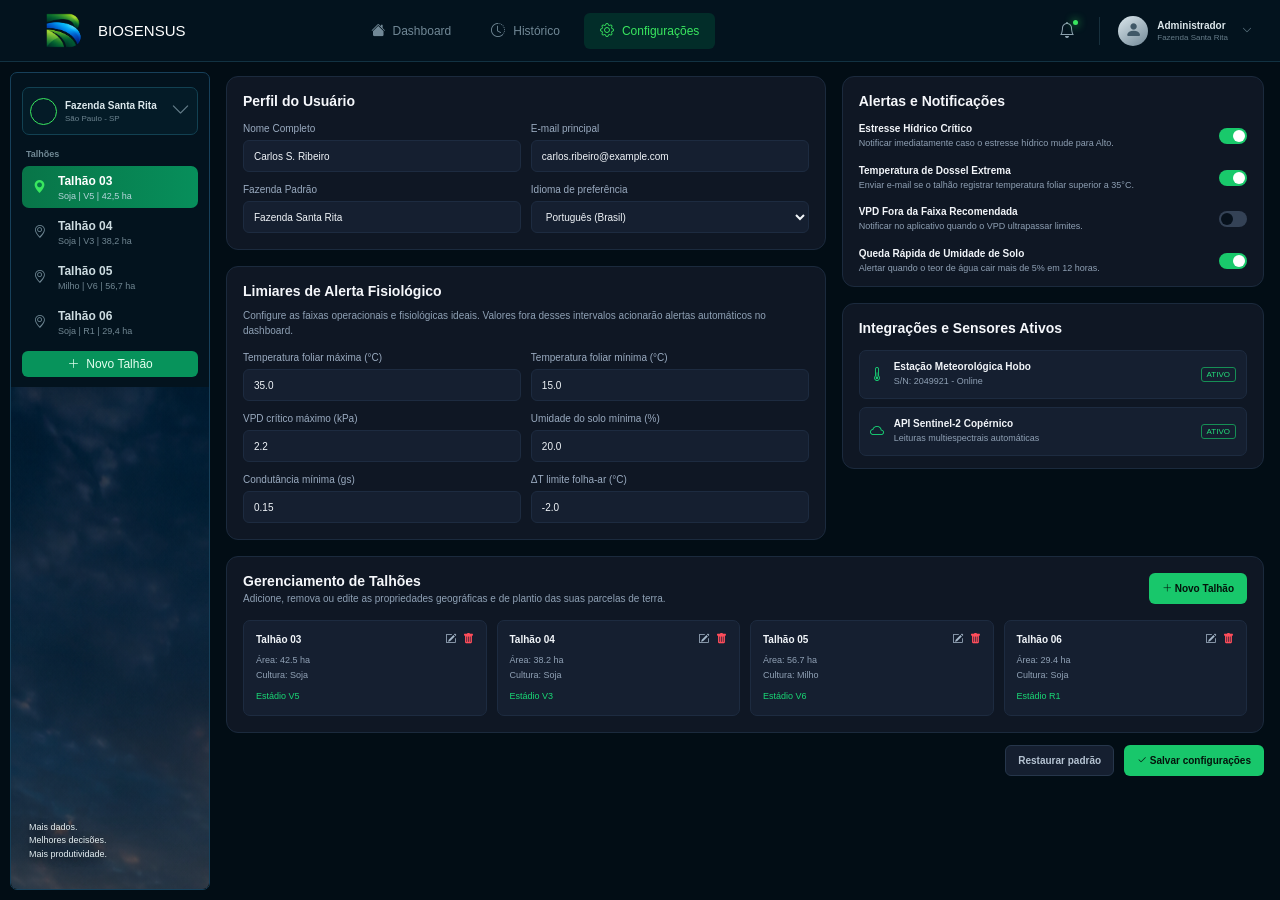
<file: BIOSENSUS_Dashboard_principal/configuracoes.html>
<!DOCTYPE html>
<html lang="pt-BR">
<head>
<meta charset="UTF-8"><meta name="viewport" content="width=device-width, initial-scale=1.0">
<title>BIOSENSUS | Configurações</title>
<link rel="stylesheet" href="https://cdn.jsdelivr.net/npm/bootstrap-icons@1.11.3/font/bootstrap-icons.min.css">
<link rel="stylesheet" href="style_page_1.css"><link rel="stylesheet" href="configuracoes.css">
</head><body>
<header class="navbar">
        <img
            src="logo-biosenus.png"
            alt="PULSE"
            class="logo"
        >
        <span style="font-size: 15px;">BIOSENSUS</span>

        <nav class="nav-links">
            <a href="index.html" class="nav-link"><i class="bi bi-house-fill"></i><span>Dashboard</span></a>
            <a href="historico.html" class="nav-link"><i class="bi bi-clock-history"></i><span>Histórico</span></a>
            <a href="configuracoes.html" class="nav-link active"><i class="bi bi-gear"></i><span>Configurações</span></a>
        </nav>


        <!-- DIREITA -->
        <div class="navbar-right">
            <button class="notification"><i class="bi bi-bell"></i><span class="notification-dot"></span></button>
            <div class="nav-separator"></div>

            <div class="user">


                <div class="avatar">
                    <i class="bi bi-person-fill"></i>
                </div>


                <div class="user-info">
                    <strong>Administrador</strong>
                    <span>Fazenda Santa Rita</span>
                </div>


                <i class="bi bi-chevron-down user-arrow"></i>
            </div>
        </div>
    </header>
<aside class="sidebar">
        <div class="sidebar-top">
            <div class="farm">
                <div class="farm-icon">
                    <i class="bi bi-leaf"></i>
                </div>
                <div class="farm-info">
                    <strong>
                        Fazenda Santa Rita
                    </strong>
                    <span>
                        São Paulo - SP
                    </span>
                </div>
                <i class="bi bi-chevron-down farm-arrow"></i>
            </div>


            
<!-- TÍTULO -->

            <div class="plots-title">Talhões</div>


            <!-- TALHÃO 03 -->

            <button class="plot active">
                <div class="plot-icon"><i class="bi bi-geo-alt-fill"></i></div>
                <div class="plot-info">
                    <strong>Talhão 03</strong>

                    <span> Soja | V5 | 42,5 ha</span>
                </div>
            </button>


            <!-- TALHÃO 04 -->

            <button class="plot">
                <div class="plot-icon"><i class="bi bi-geo-alt"></i></div>
                <div class="plot-info">
                    <strong>Talhão 04</strong>

                    <span>Soja | V3 | 38,2 ha</span>
                </div>
            </button>


            <!-- TALHÃO 05 -->

            <button class="plot ">
                <div class="plot-icon"><i class="bi bi-geo-alt"></i></div>
                <div class="plot-info">

                    <strong>Talhão 05</strong>

                    <span>Milho | V6 | 56,7 ha</span>
                </div>  
            </button>


            <!-- TALHÃO 06 -->

            <button class="plot">
                <div class="plot-icon"><i class="bi bi-geo-alt"></i></div>
                <div class="plot-info">
                    <strong>Talhão 06</strong>
                    <span>Soja | R1 | 29,4 ha</span>
                </div>
            </button>


            <!-- NOVO TALHÃO -->

            <button class="new-plot">
                <i class="bi bi-plus-lg"></i>
                <span>Novo Talhão</span>
            </button>
        </div>



        <!-- =================================================
             FOTO
        ================================================== -->

        <div class="sidebar-bottom">
            <div class="farm-image">
                <img src="sidebar-image.png" alt="">
            </div>

            <div class="farm-message">
                <p>
                    Mais dados.<br>
                    Melhores decisões.<br>
                    Mais produtividade.
                </p>
            </div>
        </div>
    </aside>
<main class="main config-main">
  <div class="config-grid">
    <div class="config-left">
      <section class="config-card profile-card">
        <h2>Perfil do Usuário</h2>
        <div class="fields-grid">
          <label>Nome Completo<input id="nome" value="Carlos S. Ribeiro"></label>
          <label>E-mail principal<input id="email" type="email" value="carlos.ribeiro@example.com"></label>
          <label>Fazenda Padrão<input id="fazenda" value="Fazenda Santa Rita"></label>
          <label>Idioma de preferência<select id="idioma"><option>Português (Brasil)</option><option>English</option><option>Español</option></select></label>
        </div>
      </section>
      <section class="config-card limits-card">
        <h2>Limiares de Alerta Fisiológico</h2>
        <p class="card-description">Configure as faixas operacionais e fisiológicas ideais. Valores fora desses intervalos acionarão alertas automáticos no dashboard.</p>
        <div class="fields-grid">
          <label>Temperatura foliar máxima (°C)<input type="number" step="0.1" value="35.0"></label>
          <label>Temperatura foliar mínima (°C)<input type="number" step="0.1" value="15.0"></label>
          <label>VPD crítico máximo (kPa)<input type="number" step="0.1" value="2.2"></label>
          <label>Umidade do solo mínima (%)<input type="number" step="1" value="20.0"></label>
          <label>Condutância mínima (gs)<input type="number" step="0.01" value="0.15"></label>
          <label>ΔT limite folha-ar (°C)<input type="number" step="0.1" value="-2.0"></label>
        </div>
      </section>
    </div>
    <div class="config-right">
      <section class="config-card alerts-card">
        <h2>Alertas e Notificações</h2>
        <div class="alert-row"><div><strong>Estresse Hídrico Crítico</strong><p>Notificar imediatamente caso o estresse hídrico mude para Alto.</p></div><label class="switch"><input type="checkbox" checked><span></span></label></div>
        <div class="alert-row"><div><strong>Temperatura de Dossel Extrema</strong><p>Enviar e-mail se o talhão registrar temperatura foliar superior a 35°C.</p></div><label class="switch"><input type="checkbox" checked><span></span></label></div>
        <div class="alert-row"><div><strong>VPD Fora da Faixa Recomendada</strong><p>Notificar no aplicativo quando o VPD ultrapassar limites.</p></div><label class="switch"><input type="checkbox"><span></span></label></div>
        <div class="alert-row"><div><strong>Queda Rápida de Umidade de Solo</strong><p>Alertar quando o teor de água cair mais de 5% em 12 horas.</p></div><label class="switch"><input type="checkbox" checked><span></span></label></div>
      </section>
      <section class="config-card integrations-card">
        <h2>Integrações e Sensores Ativos</h2>
        <div class="sensor-row"><i class="bi bi-thermometer-half sensor-icon"></i><div><strong>Estação Meteorológica Hobo</strong><p>S/N: 2049921 - Online</p></div><span class="status">ATIVO</span></div>
        <div class="sensor-row"><i class="bi bi-cloud sensor-icon"></i><div><strong>API Sentinel-2 Copérnico</strong><p>Leituras multiespectrais automáticas</p></div><span class="status">ATIVO</span></div>
      </section>
    </div>
  </div>
  <section class="config-card plots-card">
    <div class="plots-heading"><div><h2>Gerenciamento de Talhões</h2><p class="card-description">Adicione, remova ou edite as propriedades geográficas e de plantio das suas parcelas de terra.</p></div><button class="primary-btn" id="novoTalhao"><i class="bi bi-plus-lg"></i> Novo Talhão</button></div>
    <div class="plots-grid" id="plotsGrid">
      <article class="plot-config"><div class="plot-title">Talhão 03 <span><button title="Editar" class="edit-plot"><i class="bi bi-pencil-square"></i></button><button title="Excluir" class="delete-plot"><i class="bi bi-trash-fill"></i></button></span></div><p>Área: 42.5 ha</p><p>Cultura: Soja</p><em>Estádio V5</em></article>
      <article class="plot-config"><div class="plot-title">Talhão 04 <span><button title="Editar" class="edit-plot"><i class="bi bi-pencil-square"></i></button><button title="Excluir" class="delete-plot"><i class="bi bi-trash-fill"></i></button></span></div><p>Área: 38.2 ha</p><p>Cultura: Soja</p><em>Estádio V3</em></article>
      <article class="plot-config"><div class="plot-title">Talhão 05 <span><button title="Editar" class="edit-plot"><i class="bi bi-pencil-square"></i></button><button title="Excluir" class="delete-plot"><i class="bi bi-trash-fill"></i></button></span></div><p>Área: 56.7 ha</p><p>Cultura: Milho</p><em>Estádio V6</em></article>
      <article class="plot-config"><div class="plot-title">Talhão 06 <span><button title="Editar" class="edit-plot"><i class="bi bi-pencil-square"></i></button><button title="Excluir" class="delete-plot"><i class="bi bi-trash-fill"></i></button></span></div><p>Área: 29.4 ha</p><p>Cultura: Soja</p><em>Estádio R1</em></article>
    </div>
  </section>
  <div class="config-actions"><span id="saveMessage" role="status"></span><button class="secondary-btn" id="resetar">Restaurar padrão</button><button class="primary-btn" id="salvar"><i class="bi bi-check2"></i> Salvar configurações</button></div>
</main>
<script src="configuracoes.js"></script>
</body></html>
</file>
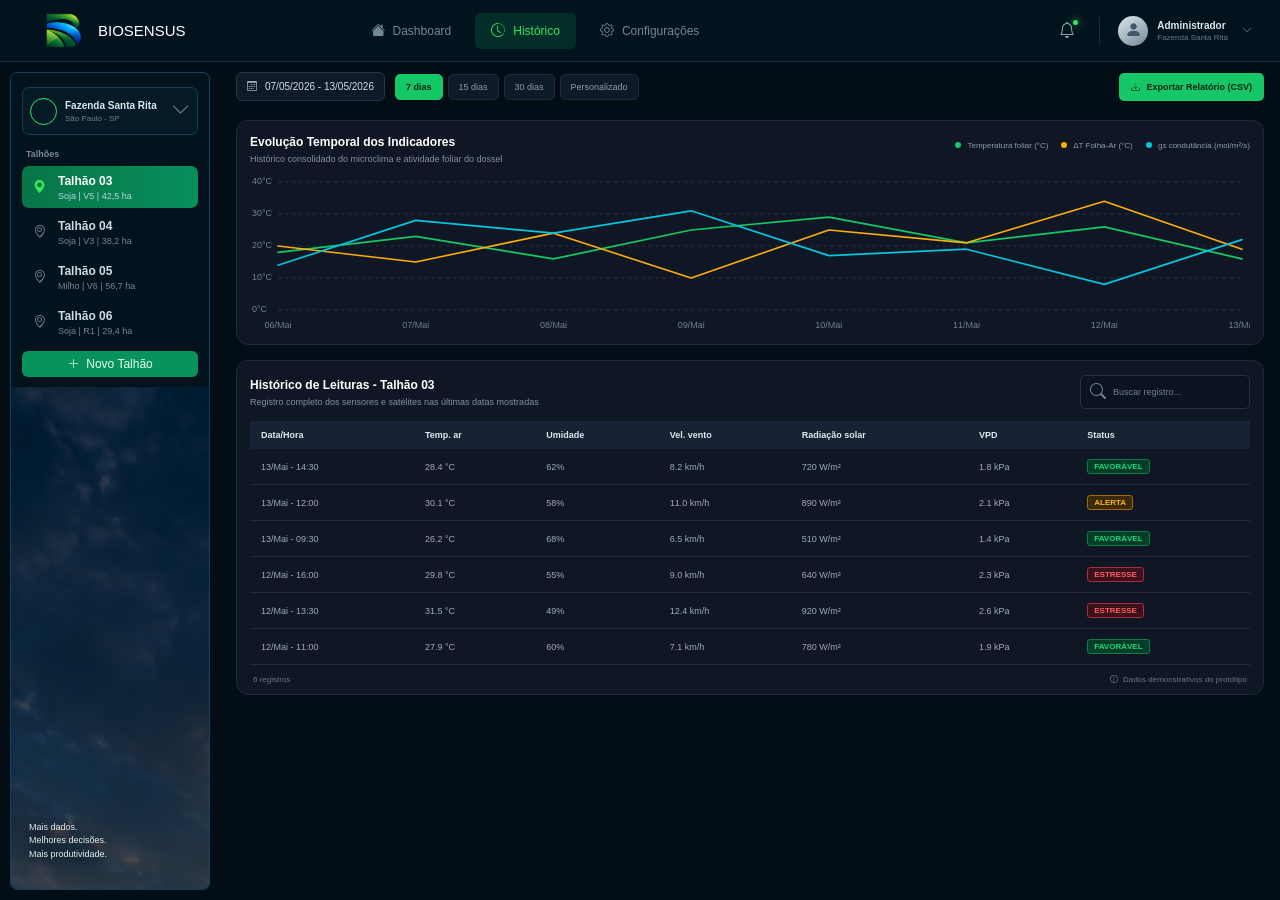
<file: BIOSENSUS_Dashboard_principal/historico.html>
<!DOCTYPE html>
<html lang="pt-BR">
<head>
  <meta charset="UTF-8">
  <meta name="viewport" content="width=device-width, initial-scale=1.0">
  <title>BIOSENSUS | Histórico</title>
  <link rel="stylesheet" href="https://cdn.jsdelivr.net/npm/bootstrap-icons@1.11.3/font/bootstrap-icons.min.css">
  <link rel="stylesheet" href="style_page_1.css">
  <link rel="stylesheet" href="historico.css">
</head>
<body>
  <header class="navbar">
    <img src="logo-biosenus.png" alt="BIOSENSUS" class="logo">
    <span style="font-size: 15px;">BIOSENSUS</span>
    <nav class="nav-links" aria-label="Navegação principal">
      <a href="index.html" class="nav-link"><i class="bi bi-house-fill"></i><span>Dashboard</span></a>
      <a href="historico.html" class="nav-link active"><i class="bi bi-clock-history"></i><span>Histórico</span></a>
      <a href="configuracoes.html" class="nav-link"><i class="bi bi-gear"></i><span>Configurações</span></a>
    </nav>
    <div class="navbar-right">
      <button class="notification" aria-label="Notificações"><i class="bi bi-bell"></i><span class="notification-dot"></span></button>
      <div class="nav-separator"></div>
      <div class="user">
        <div class="avatar"><i class="bi bi-person-fill"></i></div>
        <div class="user-info"><strong>Administrador</strong><span>Fazenda Santa Rita</span></div>
        <i class="bi bi-chevron-down user-arrow"></i>
      </div>
    </div>
  </header>

  <aside class="sidebar">
    <div class="sidebar-top">
      <div class="farm">
        <div class="farm-icon"><i class="bi bi-leaf"></i></div>
        <div class="farm-info"><strong>Fazenda Santa Rita</strong><span>São Paulo - SP</span></div>
        <i class="bi bi-chevron-down farm-arrow"></i>
      </div>
      <div class="plots-title">Talhões</div>
      <div id="plotList">
        <button class="plot active" data-plot="03"><div class="plot-icon"><i class="bi bi-geo-alt-fill"></i></div><div class="plot-info"><strong>Talhão 03</strong><span>Soja | V5 | 42,5 ha</span></div></button>
        <button class="plot" data-plot="04"><div class="plot-icon"><i class="bi bi-geo-alt"></i></div><div class="plot-info"><strong>Talhão 04</strong><span>Soja | V3 | 38,2 ha</span></div></button>
        <button class="plot" data-plot="05"><div class="plot-icon"><i class="bi bi-geo-alt"></i></div><div class="plot-info"><strong>Talhão 05</strong><span>Milho | V6 | 56,7 ha</span></div></button>
        <button class="plot" data-plot="06"><div class="plot-icon"><i class="bi bi-geo-alt"></i></div><div class="plot-info"><strong>Talhão 06</strong><span>Soja | R1 | 29,4 ha</span></div></button>
      </div>
      <button class="new-plot" id="newPlot"><i class="bi bi-plus-lg"></i><span>Novo Talhão</span></button>
    </div>
    <div class="sidebar-bottom">
      <div class="farm-image"><img src="sidebar-image.png" alt=""></div>
      <div class="farm-message"><p>Mais dados.<br>Melhores decisões.<br>Mais produtividade.</p></div>
    </div>
  </aside>

  <main class="main-content">
    <section class="toolbar">
      <div class="date-range"><i class="bi bi-calendar3"></i><span id="dateLabel">07/05/2026 - 13/05/2026</span></div>
      <div class="period-buttons" role="group" aria-label="Período do histórico">
        <button class="period active" data-days="7">7 dias</button><button class="period" data-days="15">15 dias</button><button class="period" data-days="30">30 dias</button>
        <button class="period" id="customPeriod">Personalizado</button>
      </div>
      <button class="export-btn" id="exportCsv"><i class="bi bi-download"></i> Exportar Relatório (CSV)</button>
    </section>

    <section class="panel chart-panel">
      <div class="panel-heading"><div><h1>Evolução Temporal dos Indicadores</h1><p>Histórico consolidado do microclima e atividade foliar do dossel</p></div>
        <div class="legend"><span><i class="dot green"></i> Temperatura foliar (°C)</span><span><i class="dot orange"></i> ΔT Folha-Ar (°C)</span><span><i class="dot cyan"></i> gs condutância (mol/m²/s)</span></div>
      </div>
      <div class="chart-wrap"><canvas id="historyChart" aria-label="Gráfico de evolução temporal dos indicadores"></canvas></div>
    </section>

    <section class="panel readings-panel">
      <div class="readings-heading"><div><h2 id="tableTitle">Histórico de Leituras - Talhão 03</h2><p>Registro completo dos sensores e satélites nas últimas datas mostradas</p></div>
        <label class="search-box"><i class="bi bi-search"></i><input id="searchInput" type="search" placeholder="Buscar registro..." aria-label="Buscar registro"></label>
      </div>
      <div class="table-scroll"><table><thead><tr><th>Data/Hora</th><th>Temp. ar</th><th>Umidade</th><th>Vel. vento</th><th>Radiação solar</th><th>VPD</th><th>Status</th></tr></thead><tbody id="readingsBody"></tbody></table></div>
      <div class="table-footer"><span id="rowCount">6 registros</span><span class="demo-note"><i class="bi bi-info-circle"></i> Dados demonstrativos do protótipo</span></div>
    </section>
  </main>
  <div class="toast" id="toast" role="status" aria-live="polite"></div>
  <script src="historico.js"></script>
</body>
</html>
</file>
<file: BIOSENSUS_Dashboard_principal/style_page_1.css>
/* =====================================================
           RESET
        ===================================================== */

        * {
            margin: 0;
            padding: 0;
            box-sizing: border-box;
        }


        body {
            background: #020d15;
            color: #ffffff;
            font-family: Arial, Helvetica, sans-serif;
            min-height: 100vh;
        }

        .main-content {
    margin-left: 180px;
    width: calc(100% - 180px);
}


        /* NAVBAR */

        .navbar {
            position: fixed;
            top: 0;
            left: 0;
            width: 100%;
            height: 62px;
            display: flex;
            align-items: center;
            padding: 0 28px;
            background: #03131e;
            border-bottom: 1px solid #123242;
            z-index: 1000;
        }


        /* LOGO */

        .logo {
            width: 70px;
            height: auto;
            object-fit: contain;
            display: block;
        }


        /* =====================================================
           LINKS DA NAVBAR
        ===================================================== */

        .nav-links {
            display: flex;
            align-items: center;
            gap: 8px;
            margin-left: 120px;
            margin: auto;
        }


        .nav-link {
            height: 36px;
            padding: 0 16px;
            display: flex;
            align-items: center;
            gap: 8px;
            color: #718896;
            text-decoration: none;
            font-size: 12px;
            border-radius: 6px;
            transition: 0.2s ease;
            
        }


        .nav-link i {
            font-size: 14px;
        }


        .nav-link:hover {
            color: #dce8ec;
            background: rgba(255,255,255,0.04);
        }


        /* LINK ATIVO */

        .nav-link.active {
            color: #39e75f;
            background: rgba(0, 150, 85, 0.20);
        }


        .nav-link.active i {
            color: #39e75f;
        }


        /* =====================================================
           ÁREA DIREITA DA NAVBAR
        ===================================================== */

        .navbar-right {
            margin-left: auto;
            display: flex;
            align-items: center;
            gap: 18px;
        }


        /* =====================================================
           NOTIFICAÇÃO
        ===================================================== */

        .notification {
            position: relative;
            width: 28px;
            height: 28px;
            display: flex;
            align-items: center;
            justify-content: center;
            border: none;
            background: transparent;
            color: #8da2af;
            cursor: pointer;
        }


        .notification i {
            font-size: 16px;
        }


        .notification-dot {
            position: absolute;
            top: 3px;
            right: 3px;
            width: 5px;
            height: 5px;
            border-radius: 50%;
            background: #39e75f;
            box-shadow: 0 0 8px #39e75f;
        }


        /* =====================================================
           SEPARADOR
        ===================================================== */

        .nav-separator {
            width: 1px;
            height: 28px;
            background: #17303d;
        }


        /* =====================================================
           USUÁRIO
        ===================================================== */

        .user {
            display: flex;
            align-items: center;
            gap: 9px;
            cursor: pointer;
        }


        .avatar {
            width: 30px;
            height: 30px;
            border-radius: 50%;
            display: flex;
            align-items: center;
            justify-content: center;
            background: linear-gradient(
                145deg,
                #dce8ed,
                #718897
            );
            color: #405867;
        }


        .avatar i {
            font-size: 17px;
        }


        .user-info {
            display: flex;
            flex-direction: column;
        }


        .user-info strong {
            color: #dce7eb;
            font-size: 10px;
            font-weight: 600;
        }


        .user-info span {
            color: #657b88;
            font-size: 8px;
            margin-top: 2px;
        }


        .user-arrow {
            color: #647c89;
            font-size: 10px;
            margin-left: 5px;
        }


        /* =====================================================
           SIDEBAR
        ===================================================== */

        .sidebar {
            position: fixed;
            top: 72px;
            left: 10px;
            bottom: 10px;
            width: 200px;
            background: #03131e;
            border: 1px solid #17405a;
            border-radius: 7px;
            overflow: hidden;
            z-index: 900;
            display: flex;
            flex-direction: column;

            
        }


        /* =====================================================
           PARTE SUPERIOR DO SIDEBAR
        ===================================================== */

        .sidebar-top {
            padding: 14px 11px 10px;
        }


        /* =====================================================
           FAZENDA
        ===================================================== */

        .farm {
            width: 100%;
            height: 48px;
            display: flex;
            align-items: center;
            padding: 7px;
            border: 1px solid #124152;
            border-radius: 7px;
            background: #041b27;
            gap: 8px;
        }


        .farm-icon {
            width: 27px;
            height: 27px;
            min-width: 27px;
            border: 1px solid #39e75f;
            border-radius: 50%;
            display: flex;
            align-items: center;
            justify-content: center;
            color: #39e75f;
            font-size: 13px;
        }


        .farm-info {
            flex: 1;
            min-width: 0;
            display: flex;
            flex-direction: column;
        }


        .farm-info strong {
            color: #dce8ec;
            font-size: 10px;
            font-weight: 600;
            white-space: nowrap;
            overflow: hidden;
            text-overflow: ellipsis;
        }


        .farm-info span {
            color: #6d8490;
            font-size: 8px;
            margin-top: 3px;
        }


        .farm-arrow {
            color: #657d8a;
            font-size: 19px;
        }


        /* =====================================================
           TÍTULO TALHÕES
        ===================================================== */

        .plots-title {
            margin:14px 4px 7px;
            color: #718995;
            font-size: 9px;
            font-weight: 600;
        }


        /* =====================================================
           TALHÃO
        ===================================================== */

        .plot {
            width: 100%;
            height: 42px;
            padding: 6px 7px;
            margin-bottom: 3px;
            display: flex;
            align-items: center;
            gap: 8px;
            border: none;
            border-radius: 7px;
            background: transparent;
            color: white;
            text-align: left;
            cursor: pointer;
            font-family: inherit;
            transition: 0.2s ease;
        }


        .plot:hover {
            background: rgba(255,255,255,0.04);
        }


        /* TALHÃO SELECIONADO */

        .plot.active {
            background: linear-gradient(
                90deg,
                #087548,
                #078f5b
            );
        }


        .plot-icon {
            width: 21px;
            min-width: 21px;
            display: flex;
            justify-content: center;
            color: #708895;
            font-size: 13px;
        }


        .plot.active .plot-icon {
            color: #39e75f;
        }


        .plot-info {
            display: flex;
            flex-direction: column;
        }


        .plot-info strong {
            color: #cddce1;
            font-size: 12px;
            font-weight: 600;
        }


        .plot.active .plot-info strong {
            color: white;
        }


        .plot-info span {
            color: #718793;
            font-size: 9px;
            margin-top: 3px;
        }


        .plot.active .plot-info span {
            color: #b7d6dc;
        }


        /* =====================================================
           NOVO TALHÃO
        ===================================================== */

        .new-plot {
            width: 100%;
            height: 26px;
            margin-top: 8px;
            border: none;
            border-radius: 6px;
            background: #07935b;
            color: #e4fff0;
            display: flex;
            align-items: center;
            justify-content: center;
            gap: 7px;
            font-family: inherit;
            font-size: 12px;
            cursor: pointer;
            transition: 0.2s ease;
        }


        .new-plot:hover {
            background: #0aa86a;
        }


        .new-plot i {
            font-size: 12px;
        }


        /* =====================================================
           PARTE INFERIOR DO SIDEBAR
        ===================================================== */

        .sidebar-bottom {
            position: relative;
            flex: 1;
            min-height: 250px;
            overflow: hidden;
        }


        /* =====================================================
           FOTO DA LAVOURA
        ===================================================== */

        .farm-image {
            position:absolute;
            inset: 0;
            background-image:

                linear-gradient(
                    to bottom,
                    rgba(3,19,30,0.05),
                    rgba(3,19,30,0.15) 35%,
                    rgba(2,13,21,0.95) 100%
                ),

                url("sidebar-image.png");
            background-size: cover;
            background-position: center;
        }


        /* =====================================================
           TEXTO SOBRE A FOTO
        ===================================================== */

        .farm-message {
            position: absolute;
            left: 18px;
            bottom: 28px;
            z-index: 2;
        }


        .farm-message p {
            color: #e4eff2;
            font-size: 9px;
            line-height: 1.5;
            font-weight: 500;
            text-shadow:0 2px 8px rgba(0,0,0,0.9);
        }


        /* =====================================================
           ÁREA PRINCIPAL
        ===================================================== */

        .main {
            margin-left: 188px;
            padding-top: 62px;
            min-height: 100vh;
        }


        /* =====================================================
           ESPAÇO PARA O SLOGAN
        ===================================================== */

        .slogan {
            padding: 25px 30px;
            color: #7e96a3;
            font-size: 15px;
            letter-spacing: 0.5px;
        }


        /* =====================================================
           RESPONSIVO
        ===================================================== */

        @media (max-width: 900px) {

            .nav-links {

                margin-left: 30px;

            }

            .nav-link {

                padding: 0 9px;

            }

            .nav-link span {

                display: none;

            }

        }


        @media (max-width: 650px) {

            .nav-links {

                display: none;

            }

            .user-info,
            .user-arrow {

                display: none;

            }

            .sidebar {

                width: 145px;

            }

            .main {

                margin-left: 165px;

            }

        }




        /* ==========================================================
   DASHBOARD — BLOCO SUPERIOR
========================================================== */

.dashboard-top {
    width: 100%;
    padding: 10px 18px 0;
    display: grid;
    grid-template-columns: 1fr 1fr;
    gap: 12px;
    margin-left: 16px;
}




/* ==========================================================
   CARD TÉRMICO
========================================================== */

.thermal-card,
.physiology-card {
    background: #041722;
    border: 1px solid #123242;
    border-radius: 10px;
    overflow: hidden;
}

.thermal-card {
    width: 100%;
}


/* ==========================================================
   CABEÇALHO TÉRMICO
========================================================== */

.thermal-header {
    height: 65px;
    padding: 10px 14px;
    display: flex;
    align-items: center;
    justify-content: space-between;
    border-bottom: 1px solid #123242;
}


.thermal-title {
    display: flex;
    align-items: center;
    gap: 10px;
}


.thermal-icon {
    width: 31px;
    height: 31px;
    border-radius: 7px;
    display: flex;
    align-items: center;
    justify-content: center;
    color: #39e75f;
    background: rgba(57,231,95,0.08);
    border: 1px solid rgba(57,231,95,0.20);
}


.thermal-icon i {
    font-size: 17px;
}


.thermal-title h2 {
    font-size: 13px;
    font-weight: 600;
    color: #e4eef2;
}


.thermal-title span {
    display: block;
    margin-top: 3px;
    font-size: 8px;
    color: #708996;
}


/* ==========================================================
   BOTÕES TÉRMICA / NDVI
========================================================== */

.thermal-buttons {
    display: flex;
    border: 1px solid #174052;
    border-radius: 7px;
    overflow: hidden;
}


.thermal-button {
    height: 28px;
    padding: 0 13px;
    border: none;
    background: transparent;
    color: #6e8795;
    font-family: inherit;
    font-size: 8px;
    cursor: pointer;
}


.thermal-button.active {
    background: #08784b;
    color: #dfffea;
}


/* ==========================================================
   MAPA
========================================================== */

.thermal-map {
    position: relative;
    height: 300px;
    overflow: hidden;
    background: #020d15;
}

.thermal-image {
    width: 100%;
    height: 100%;
    display: block;

    
    object-fit: contain;

   
    object-position: center;

    background: #020d15;
}




/* ==========================================================
   ALERTA
========================================================== */

.thermal-alert {
    position: absolute;
    left: 10px;
    bottom: 10px;
    min-width: 180px;
    height: 38px;
    padding: 5px 8px;
    display: flex;
    align-items: center;
    gap: 7px;
    background: rgba(13, 20, 25, 0.90);
    border: 1px solid #c63b3b;
    border-radius: 7px;
    backdrop-filter: blur(8px);
}


.alert-icon {
    width: 24px;
    height: 24px;
    display: flex;
    align-items: center;
    justify-content: center;
    color: #ff5757;
}


.alert-icon i {
    font-size: 15px;
}


.thermal-alert strong {
    display: block;
    color: #ff7777;
    font-size: 7px;
    font-weight: 600;
}


.thermal-alert span {
    display: block;
    color: #b9c6ca;
    font-size: 6px;
    margin-top: 3px;
}


/* ==========================================================
   ESCALA
========================================================== */

.temperature-scale {
    position: absolute;
    top: 12px;
    right: 10px;
    width: 58px;
    padding: 5px;
    color: white;
}


.temperature-scale > span {
    display: block;
    font-size: 7px;
    margin-bottom: 8px;
}


.scale-content {
    display: flex;
    gap: 7px;
}


.scale-gradient {
    width: 12px;
    height: 210px;
    border-radius: 3px;
    background: linear-gradient(
        to bottom,
        #ff2020,
        #ff6500,
        #ffd900,
        #32e45d,
        #00b9e8,
        #154fff,
        #1500d9
    );

}


.scale-values {
    height: 210px;
    display: flex;
    flex-direction: column;
    justify-content: space-between;
}


.scale-values span {
    font-size: 7px;
    color: #e3ecef;
}


/* ==========================================================
   CARD FISIOLÓGICO
========================================================== */

.physiology-card {
    padding: 14px;
}


/* CABEÇALHO */

.physiology-header {
    height: 51px;
    display: flex;
    align-items: center;
    justify-content: space-between;
    border-bottom: 1px solid #123242;
    margin-bottom: 12px;
}


.section-label {
    color: #39e75f;
    font-size: 12px;
    letter-spacing: 1px;
}


.physiology-header h2 {
    margin-top: 3px;
    font-size: 18px;
    color: #e4eef2;
    font-weight: 600;
}


.physiology-status {
    display: flex;
    align-items: center;
    gap: 6px;
    padding: 6px 9px;
    border-radius: 20px;
    background: rgba(57,231,95,0.07);
    border: 1px solid rgba(57,231,95,0.22);
    color: #39e75f;
    font-size: 12px;
}


.physiology-status span {
    width: 5px;
    height: 5px;
    border-radius: 50%;
    background: #39e75f;
    box-shadow: 0 0 7px #39e75f;
}


/* ==========================================================
   GRID DOS 8 CARDS
========================================================== */

.physiology-grid {
    display: grid;
    grid-template-columns: repeat(2, 1fr);
    gap: 9px;
}


/* ==========================================================
   INFO CARD
========================================================== */

.info-card {
    min-height: 67px;
    padding: 10px;
    display: flex;
    align-items: center;
    gap: 10px;
    background: #061c28;
    border: 1px solid #123542;
    border-radius: 8px;
    transition: 0.2s ease;
}


.info-card:hover {
    border-color: rgba(57,231,95,0.35);
    transform: translateY(-1px);
}


/* ==========================================================
   ÍCONES
========================================================== */

.info-icon {
    width: 30px;
    height: 30px;
    min-width: 30px;
    display: flex;
    align-items: center;
    justify-content: center;
    border-radius: 7px;
}


.info-icon i {
    font-size: 15px;
}


.info-icon.green {
    color: #39e75f;
    background: rgba(57,231,95,0.08);
    border: 1px solid rgba(57,231,95,0.18);
}


.info-icon.cyan {
    color: #22d3ee;
    background: rgba(34,211,238,0.08);
    border: 1px solid rgba(34,211,238,0.18);
}


.info-icon.blue {
    color: #38bdf8;
    background: rgba(56,189,248,0.08);
    border: 1px solid rgba(56,189,248,0.18);
}


.info-icon.yellow {
    color: #fbbf24;
    background: rgba(251,191,36,0.08);
    border: 1px solid rgba(251,191,36,0.18);
}


/* ==========================================================
   INFORMAÇÕES
========================================================== */

.info-content {
    min-width: 0;
}


.info-content > span {
    display: block;
    color: #fff;
    font-size: 12px;
    margin-bottom: 4px;
}


.info-content strong {
    color: #e5eff2;
    font-size: 17px;
    font-weight: 500;
}


.info-content strong small {
    font-size: 8px;
    color: #8198a4;
    margin-left: 2px;
}


.status-value {
    display: block;
    color: #39e75f !important;
    font-size: 14px !important;
}


.status-sub {
    display: block;
    color: #68818d;
    font-size: 7px;
    margin-top: 2px;
}


/* ==========================================================
   RESPONSIVO
========================================================== */

@media (max-width: 1100px) {

    .dashboard-top {

        grid-template-columns: 1fr;

    }

}


@media (max-width: 600px) {

    .dashboard-top {

        padding: 12px;

    }

    .thermal-header {

        height: auto;

        padding: 10px;

        gap: 10px;

        flex-direction: column;

        align-items: flex-start;

    }

    .thermal-map {

        height: 280px;

    }

}



       /* =========================================================
   CARD METEOROLÓGICO
========================================================= */

.weather-card {
    width: 100%;
    margin-top: 12px;
    width: calc(100% - 22px);
    padding: 14px;
    background: #041722;
    border: 1px solid #123746;
    border-radius: 10px;
    box-sizing: border-box;
    margin-left: 20px;
}


/* =========================================================
   CABEÇALHO
========================================================= */

.weather-header {
    display: flex;
    align-items: center;
    justify-content: space-between;
    padding-bottom: 12px;
    border-bottom: 1px solid #123746;
    margin-bottom: 12px;
}


.weather-title {
    display: flex;
    align-items: center;
    gap: 10px;
}


.weather-title-icon {
    width: 34px;
    height: 34px;
    display: flex;
    align-items: center;
    justify-content: center;
    border-radius: 7px;
    color: #22d3ee;
    background: rgba(34,211,238,.08);
    border: 1px solid rgba(34,211,238,.20);
}


.weather-title-icon i {
    font-size: 17px;
}


.weather-label {
    display: block;
    color: #22d3ee;
    font-size: 7px;
    letter-spacing: 1px;
}


.weather-title h2 {
    margin-top: 2px;
    color: #e5eff2;
    font-size: 14px;
    font-weight: 600;
}


.weather-title p {
    margin-top: 3px;
    color: #718995;
    font-size: 8px;
}


/* =========================================================
   ATUALIZAÇÃO
========================================================= */

.weather-update {
    display: flex;
    align-items: center;
    gap: 6px;
    color: #647d89;
    font-size: 12px;
}


.weather-update i {
    color: #39e75f;
}


/* =========================================================
   GRID — 8 CARDS EM UMA ÚNICA LINHA
========================================================= */

.weather-grid {
    width: 100%;
    display: grid;
    grid-template-columns: repeat(8, 1fr);
    gap: 6px;
}


/* =========================================================
   CARD INDIVIDUAL
========================================================= */

.weather-info-card {
    min-width: 0;
    height: 76px;
    padding: 10px;
    display: flex;
    align-items: center;
    gap: 8px;
    background: #061b27;
    border: 1px solid #123847;
    border-radius: 8px;
    box-sizing: border-box;
    transition: .2s ease;
}


.weather-info-card:hover {
    border-color: #1e5a62;
    transform: translateY(-1px);
}


/* =========================================================
   ÍCONE
========================================================= */

.weather-icon {
    width: 30px;
    height: 30px;
    min-width: 30px;
    display: flex;
    align-items: center;
    justify-content: center;
    border-radius: 7px;
}


.weather-icon i {
    font-size: 14px;
}


/* VERDE */

.weather-icon.green {
    color: #39e75f;
    background: rgba(57,231,95,.08);
    border: 1px solid rgba(57,231,95,.18);
}


/* CIANO */

.weather-icon.cyan {
    color: #22d3ee;
    background: rgba(34,211,238,.08);
    border: 1px solid rgba(34,211,238,.18);
}


/* AZUL */

.weather-icon.blue {
    color: #38bdf8;
    background: rgba(56,189,248,.08);
    border: 1px solid rgba(56,189,248,.18);
}


/* AMARELO */

.weather-icon.yellow {
    color: #fbbf24;
    background: rgba(251,191,36,.08);
    border: 1px solid rgba(251,191,36,.18);
}


/* =========================================================
   INFORMAÇÕES
========================================================= */

.weather-info {
    min-width: 0;
    overflow: hidden;
}


.weather-info > span {
    display: block;
    color: #fff;
    font-size: 12px;
    white-space: nowrap;
    overflow: hidden;
    text-overflow: ellipsis;
    margin-bottom: 4px;
}


.weather-info strong {
    display: block;
    color: #e5eff2;
    font-size: 16px;
    font-weight: 500;
    white-space: nowrap;
}


.weather-info strong small {
    color: #8199a5;
    font-size: 7px;
    margin-left: 2px;
}


/* =========================================================
   STATUS
========================================================= */

.weather-status {
    display: block;
    color: #68818d;
    font-size: 7px;
    margin-top: 2px;
}


.weather-good {
    color: #39e75f !important;
    font-size: 12px !important;
}


/* =========================================================
   RESPONSIVIDADE
========================================================= */

@media (max-width: 1300px) {

    .weather-grid {

        grid-template-columns: repeat(4, 1fr);

    }

}


@media (max-width: 800px) {

    .weather-grid {

        grid-template-columns: repeat(2, 1fr);

    }

}






/* =========================================================
   SEÇÃO DE EVOLUÇÃO
========================================================= */

.evolution-section {
    width: 99%;
    margin: 0 18px 16px;
    display: grid;
    grid-template-columns: 1fr 1fr;
    gap: 16px;
    margin-top: 12px;
}


/* =========================================================
   CARD DOS GRÁFICOS
========================================================= */

.evolution-card {
    height: 205px;
    padding: 12px 14px;
    background: #041722;
    border: 1px solid #123746;
    border-radius: 10px;
    box-sizing: border-box;
}


/* =========================================================
   CABEÇALHO
========================================================= */

.evolution-header {
    display: flex;
    align-items: center;
    justify-content: space-between;
}


.evolution-header h3 {
    color: #dfecef;
    font-size: 11px;
    font-weight: 600;
    letter-spacing: .2px;
}


.evolution-header h3 span {
    color: #22d3ee;
    font-size: 8px;
    font-weight: 400;
    margin-left: 4px;
}


/* =========================================================
   LEGENDA
========================================================= */

.chart-legend {
    display: flex;
    align-items: center;
    gap: 14px;
    margin-top: 9px;
}


.chart-legend span {
    display: flex;
    align-items: center;
    gap: 5px;
    color: #718995;
    font-size: 7px;
}


.legend-line {
    width: 12px;
    height: 2px;
    display: inline-block;
    border-radius: 2px;
}


/* cores das linhas */

.legend-line.temperature {
    background: #f59e0b;
}


.legend-line.humidity {
    background: #22d3ee;
}


.legend-line.vpd {
    background: #39e75f;
}


.legend-line.radiation {
    background: #fbbf24;
}


.legend-line.leaf-temperature {
    background: #f59e0b;
}


.legend-line.delta {
    background: #39e75f;
}


.legend-line.conductance {
    background: #38bdf8;
}


/* =========================================================
   ÁREA DO GRÁFICO
========================================================= */

.chart-container {
    position: relative;
    height: 130px;
    margin-top: 4px;
}


.chart-container canvas {
    width: 100% !important;
    height: 100% !important;
}


/* =========================================================
   CONCLUSÃO
========================================================= */

.system-conclusion {
    width: 99%;
    min-height: 105px;
    margin: 0 18px 20px;
    padding: 14px 18px;
    display: flex;
    align-items: center;
    gap: 18px;
    box-sizing: border-box;
    background: #041722;
    border: 1px solid #123746;
    border-radius: 10px;
}


/* =========================================================
   ÍCONE PRINCIPAL
========================================================= */

.conclusion-icon {
    width: 42px;
    height: 42px;
    display: flex;
    align-items: center;
    justify-content: center;
    color: #39e75f;
}


.conclusion-icon i {
    font-size: 34px;
    filter: drop-shadow(0 0 6px rgba(57,231,95,.35));
}


/* =========================================================
   CONCLUSÃO PRINCIPAL
========================================================= */

.conclusion-main {
    min-width: 125px;
}


.conclusion-label {
    display: block;
    color: #718995;
    font-size: 10px;
    letter-spacing: .6px;
    margin-bottom: 5px;
}


.conclusion-main strong {
    display: block;
    color: #39e75f;
    font-size: 19px;
    line-height: 18px;
    font-weight: 600;
}


.conclusion-main p {
    color: #e5eff2;
    font-size: 12px;
    margin-top: 3px;
}


/* =========================================================
   DIVISÓRIA
========================================================= */

.conclusion-divider {
    width: 1px;
    height: 48px;
    background: #123746;
}


/* =========================================================
   ITENS DA CONCLUSÃO
========================================================= */

.conclusion-item {
    flex: 1;
    display: flex;
    align-items: flex-start;
    gap: 10px;
}


.conclusion-item-icon {
    width: 29px;
    height: 29px;
    min-width: 29px;
    display: flex;
    align-items: center;
    justify-content: center;
    border-radius: 7px;
    color: #8aa1ad;
    background: rgba(34,211,238,.04);
    border: 1px solid #123746;
}


.conclusion-item-icon i {
    font-size: 13px;
}


/* =========================================================
   TEXTO
========================================================= */

.conclusion-item-title {
    display: block;
    color: #9aafb8;
    font-size: 18px;
    margin-bottom: 6px;
}


.conclusion-item p {
    max-width: 430px;
    color: #718995;
    font-size: 12px;
    line-height: 12px;
}


.conclusion-item p i {
    color: #39e75f;
    margin-right: 4px;
}


/* =========================================================
   RESPONSIVIDADE
========================================================= */

@media (max-width: 1000px) {

    .evolution-section {

        grid-template-columns: 1fr;

    }


    .system-conclusion {

        flex-wrap: wrap;

    }

}


@media (max-width: 650px) {

    .system-conclusion {

        align-items: flex-start;

        flex-direction: column;

    }

    .conclusion-divider {

        width: 100%;

        height: 1px;

    }

}

main {
    margin-left: 180px;
    width: calc(100% - 180px);
    padding: 10px;
}
</file>
<file: BIOSENSUS_Dashboard_principal/configuracoes.css>
/* Conteúdo exclusivo da tela Configurações. Navbar, sidebar e layout-base usam style_page_1.css original. */
.config-main{box-sizing:border-box; width:calc(100% - 210px); max-width:calc(100% - 210px); padding:76px 16px 28px; margin-left:210px; min-height:100vh; color:#f2f6fa; overflow-x:hidden;}
.config-grid{display:grid;grid-template-columns:minmax(0,1.42fr) minmax(0,1fr);gap:16px;align-items:start;width:100%;min-width:0}
.config-left,.config-right{display:flex;flex-direction:column;gap:16px;min-width:0;width:100%}
.config-card{background:#0f1724;border:1px solid #1b2a3d;border-radius:12px;padding:16px;min-width:0}
.config-card h2{font-size:14px;font-weight:700;margin:0 0 14px;color:#f5f7fb}
.card-description{font-size:10px;line-height:1.5;color:#8fa1b5;margin:-5px 0 14px}
.fields-grid{display:grid;grid-template-columns:repeat(2,minmax(0,1fr));gap:12px 10px}
.fields-grid label{display:flex;flex-direction:column;gap:6px;font-size:10px;color:#9aabc0;min-width:0}
.fields-grid input,.fields-grid select{width:100%;height:32px;padding:0 10px;border-radius:6px;border:1px solid #1d2b40;background:#151f30;color:#f1f5f9;font:10px Arial, sans-serif;outline:none}
.fields-grid input:focus,.fields-grid select:focus{border-color:#16c878;box-shadow:0 0 0 2px #16c87820}
.profile-card{min-height:138px}.limits-card{min-height:210px}
.alerts-card{padding-bottom:12px}.alert-row{display:flex;align-items:center;justify-content:space-between;gap:12px;margin:0 0 15px}.alert-row:last-child{margin-bottom:0}.alert-row strong,.sensor-row strong{display:block;font-size:10px;color:#f2f5f9;margin-bottom:3px}.alert-row p,.sensor-row p{font-size:9px;line-height:1.4;color:#8fa0b4;margin:0;max-width:330px}
.switch{position:relative;display:inline-block;width:28px;height:16px;flex:0 0 28px}.switch input{opacity:0;width:0;height:0}.switch span{position:absolute;inset:0;cursor:pointer;background:#344256;border-radius:20px;transition:.2s}.switch span:before{content:"";position:absolute;width:12px;height:12px;left:2px;top:2px;background:#07111c;border-radius:50%;transition:.2s}.switch input:checked+span{background:#19c96b}.switch input:checked+span:before{transform:translateX(12px);background:#fff}
.integrations-card{padding-bottom:12px}.sensor-row{display:flex;align-items:center;gap:10px;background:#151f30;border:1px solid #1d2b40;border-radius:7px;padding:10px;margin-top:8px}.sensor-icon{font-size:14px;color:#18d777}.sensor-row div{flex:1;min-width:0}.status{font-size:8px;color:#24df7b;border:1px solid #168f55;border-radius:3px;padding:2px 5px;white-space:nowrap}
.plots-card{margin-top:16px;width:100%;}.plots-heading{display:flex;align-items:flex-start;justify-content:space-between;gap:12px}.plots-heading h2{margin-bottom:7px}.plots-grid{display:grid;grid-template-columns:repeat(4,minmax(0,1fr));gap:10px;width:100%;min-width:0}.plot-config{background:#151f30;border:1px solid #1d2b40;border-radius:7px;padding:12px;min-width:0}.plot-title{display:flex;justify-content:space-between;align-items:center;gap:6px;font-size:10px;font-weight:700;margin-bottom:10px}.plot-title span{display:flex;gap:7px}.plot-title button{border:0;background:transparent;color:#a6b8ca;cursor:pointer;padding:0;font-size:11px}.plot-title .delete-plot{color:#ff4d5b}.plot-config p{font-size:9px;color:#91a2b6;margin:0 0 5px}.plot-config em{font-size:9px;font-style:normal;color:#19d875}.primary-btn,.secondary-btn{border:1px solid transparent;border-radius:6px;padding:9px 12px;font-size:10px;font-weight:700;cursor:pointer;white-space:nowrap}.primary-btn{background:#18c76b;color:#04130b}.primary-btn:hover{background:#2be17d}.secondary-btn{background:#151f30;border-color:#26364b;color:#b5c3d2}.config-actions{display:flex;align-items:center;justify-content:flex-end;gap:10px;margin-top:12px}.config-actions #saveMessage{margin-right:auto;color:#22d875;font-size:10px}
@media(max-width:1100px){.config-grid{grid-template-columns:minmax(0,1fr)}.plots-grid{grid-template-columns:repeat(2,minmax(0,1fr))}}
@media(max-width:650px){.config-main{width:calc(100% - 165px);max-width:calc(100% - 165px);margin-left:165px;padding:74px 10px 20px}.config-grid{grid-template-columns:minmax(0,1fr)}.fields-grid{grid-template-columns:minmax(0,1fr)}.plots-heading{align-items:stretch;flex-direction:column}.plots-grid{grid-template-columns:minmax(0,1fr)}}
@media(max-width:520px){.config-actions{flex-wrap:wrap}.config-actions #saveMessage{width:100%}.config-actions button{flex:1}}
</file>
<file: BIOSENSUS_Dashboard_principal/historico.css>
:root{--bg:#080d16;--panel:#0f1724;--panel2:#131e2e;--border:#202d3e;--text:#edf3fa;--muted:#8190a5;--green:#16c767;--green-dark:#063d29;--orange:#ffad0a;--cyan:#06c5df;--red:#ff4b55}
.main-content{margin-left:220px;padding:72px 16px 28px;max-width:1800px;width:calc(100% - 220px);min-width:0}.toolbar{display:flex;align-items:center;gap:10px;flex-wrap:wrap;margin-bottom:19px}.date-range{height:29px;border:1px solid #263447;border-radius:6px;background:#101927;padding:0 10px;display:flex;align-items:center;gap:8px;color:#d3deeb;font-size:10px}.date-range i{color:#9aabc0}.period-buttons{display:flex;gap:5px}.period{border:1px solid #1f2c3d;background:#101927;color:#8c9bb0;border-radius:5px;padding:7px 10px;font-size:9px;cursor:pointer}.period.active{background:var(--green);border-color:var(--green);color:#052417;font-weight:700}.export-btn{margin-left:auto;border:0;border-radius:5px;background:var(--green);color:#052417;font-size:9px;font-weight:700;padding:9px 12px;cursor:pointer;display:flex;gap:6px;align-items:center}.panel{background:var(--panel);border:1px solid #1e2a3a;border-radius:12px;overflow:hidden}.chart-panel{padding:14px 13px 9px;margin-bottom:15px}.panel-heading,.readings-heading{display:flex;align-items:flex-start;justify-content:space-between;gap:18px}.panel-heading h1,.readings-heading h2{font-size:12px;margin:0 0 5px;font-weight:700}.panel-heading p,.readings-heading p{font-size:9px;color:var(--muted);margin:0}.legend{display:flex;gap:13px;flex-wrap:wrap;justify-content:flex-end;padding-top:6px;color:#8d9bb0;font-size:8px}.legend span{white-space:nowrap}.dot{display:inline-block;width:6px;height:6px;border-radius:50%;margin-right:4px}.green{background:var(--green)}.orange{background:var(--orange)}.cyan{background:var(--cyan)}.chart-wrap{height:163px;margin-top:8px;position:relative}.chart-wrap canvas{width:100%;height:100%;display:block}.readings-panel{padding:14px 13px 10px}.readings-heading{align-items:center;margin-bottom:12px}.search-box{display:flex;align-items:center;gap:7px;background:#0b1320;border:1px solid #243247;border-radius:5px;padding:7px 9px;color:#718198;min-width:170px}.search-box input{width:100%;border:0;outline:0;background:transparent;color:var(--text);font:inherit;font-size:9px}.search-box input::placeholder{color:#718198}.table-scroll{overflow-x:auto}table{width:100%;border-collapse:collapse;white-space:nowrap;font-size:9px}thead{background:#172234}th{text-align:left;color:#e0e7f0;padding:9px 11px;font-weight:600}td{padding:10px 11px;border-bottom:1px solid #202b3b;color:#9eacbf}tbody tr:hover{background:#121e2d}.status{display:inline-block;border-radius:3px;padding:2px 6px;font-size:8px;font-weight:700}.status.favoravel{color:#19db78;background:#063d29;border:1px solid #087c49}.status.alerta{color:#ffb51c;background:#3b2a08;border:1px solid #a56b00}.status.estresse{color:#ff5c64;background:#3b111b;border:1px solid #a92d3d}.table-footer{display:flex;justify-content:space-between;align-items:center;color:#66778d;font-size:8px;padding:10px 3px 0}.demo-note{display:flex;align-items:center;gap:5px}.toast{position:fixed;bottom:20px;right:20px;z-index:20;background:#132335;border:1px solid #2c4058;border-radius:8px;padding:12px 16px;color:#dfe9f5;box-shadow:0 10px 35px #0008;opacity:0;transform:translateY(8px);pointer-events:none;transition:.2s}.toast.show{opacity:1;transform:translateY(0)}
@media(max-width:900px){.main-content{margin-left:220px;width:calc(100% - 220px);padding-left:10px;padding-right:10px}.legend{gap:8px}}
@media(max-width:650px){.main-content{margin-left:220px;width:calc(100% - 220px);padding-top:72px;padding-left:8px;padding-right:8px}.toolbar{gap:7px}.export-btn{margin-left:0}.date-range{font-size:9px}.period{padding:7px}.panel-heading,.readings-heading{flex-direction:column;align-items:stretch}.legend{justify-content:flex-start}.chart-wrap{height:175px}.search-box{width:100%}.table-footer{gap:8px;align-items:flex-start;flex-direction:column}}
</file>
